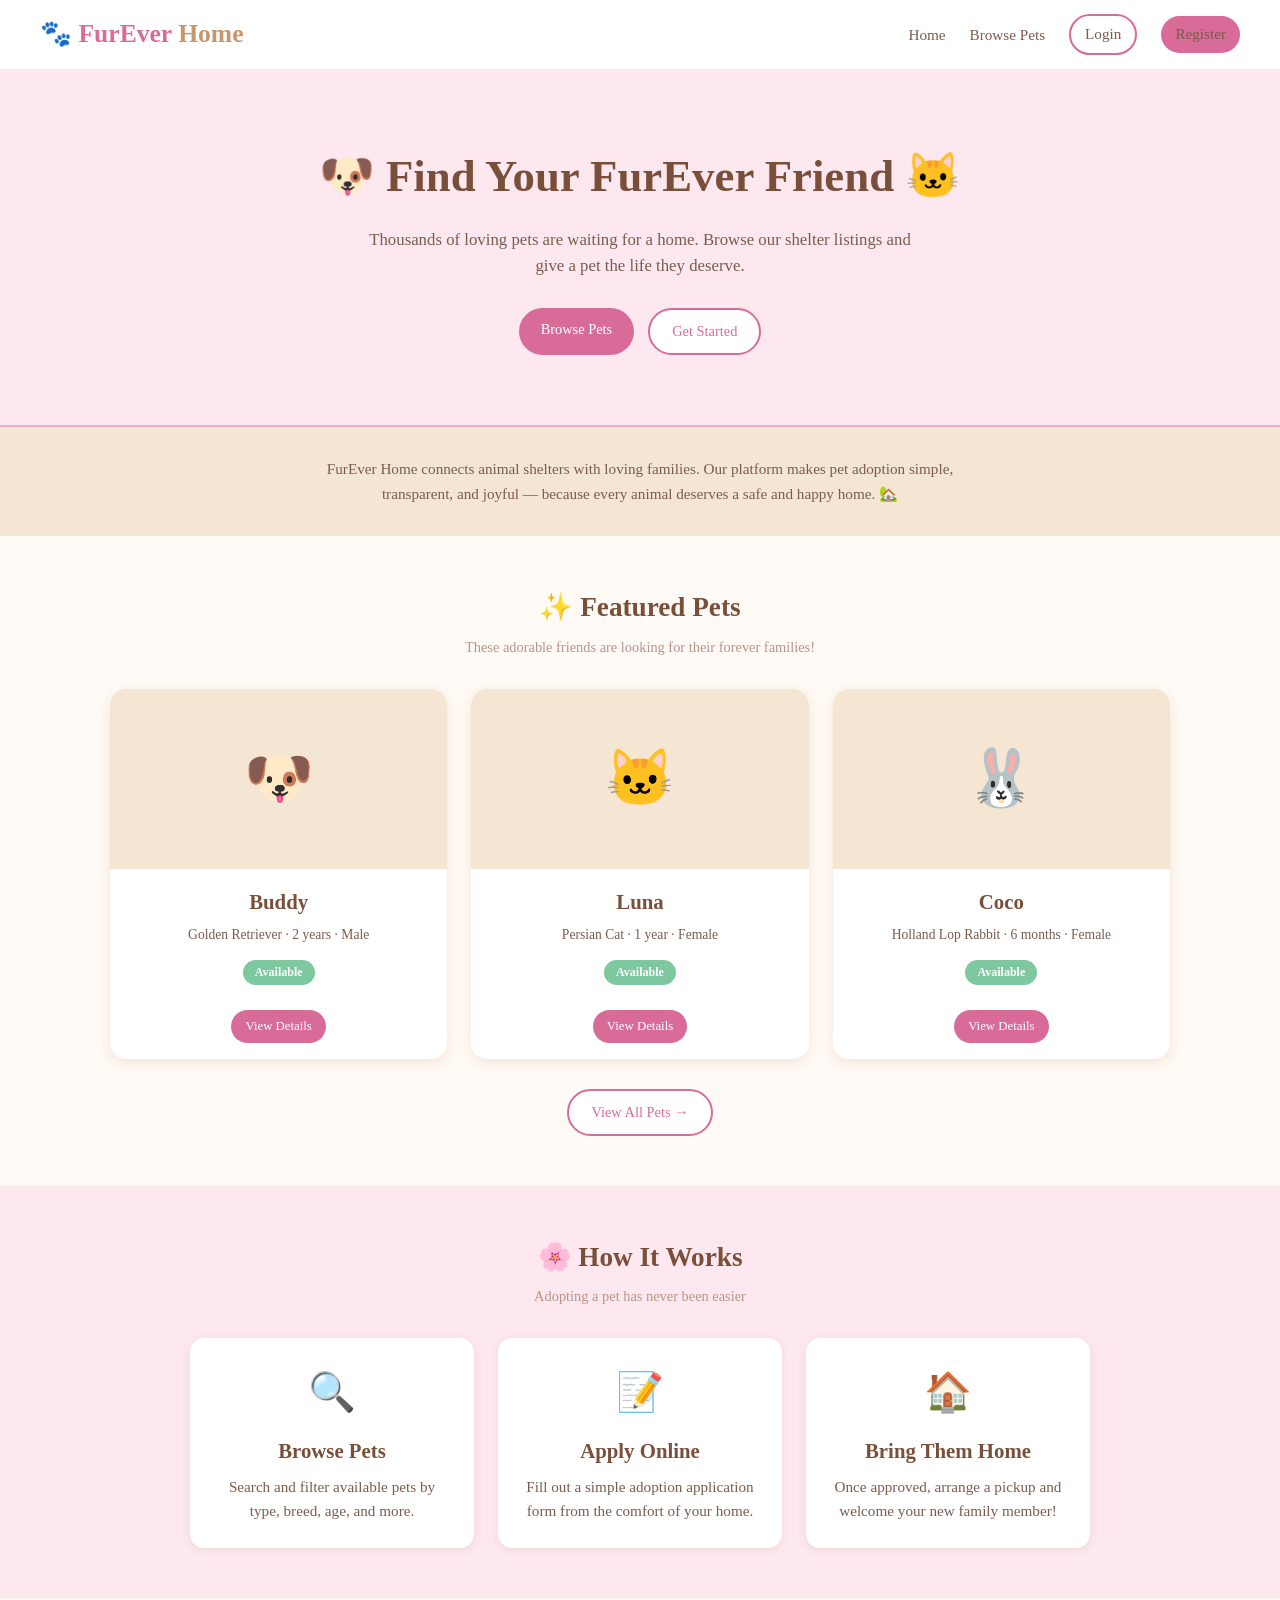
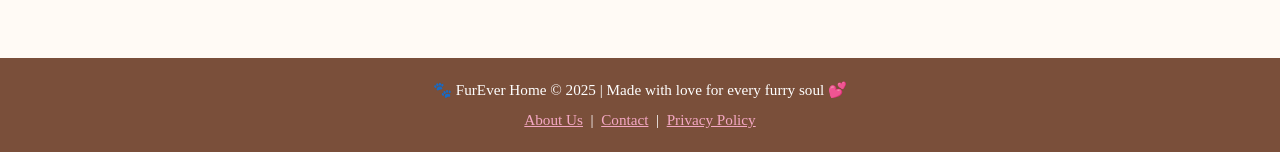
<file: index.html>
<!DOCTYPE html>
<html lang="en">
<head>
    <meta charset="UTF-8">
    <meta name="viewport" content="width=device-width, initial-scale=1.0">
    <title>FurEver Home - Find Your Perfect Pet</title>
    <link rel="stylesheet" href="css/style.css">
    <link rel="stylesheet" href="css/home.css">
</head>
<body>

    <!-- Navbar -->
    <nav class="navbar">
        <div class="logo">🐾 FurEver <span>Home</span></div>
        <ul class="nav-links">
            <li><a href="index.html">Home</a></li>
            <li><a href="browse-pets.html">Browse Pets</a></li>
            <li><a href="login.html" class="btn btn-secondary btn-small">Login</a></li>
            <li><a href="register.html" class="btn btn-primary btn-small">Register</a></li>
        </ul>
    </nav>

    <!-- Hero -->
    <section class="hero">
        <h1>🐶 Find Your FurEver Friend 🐱</h1>
        <p>Thousands of loving pets are waiting for a home. Browse our shelter listings and give a pet the life they deserve.</p>
        <div class="hero-buttons">
            <a href="browse-pets.html" class="btn btn-primary">Browse Pets</a>
            <a href="register.html" class="btn btn-secondary">Get Started</a>
        </div>
    </section>

    <!-- About strip -->
    <div class="about-strip">
        <p>
            FurEver Home connects animal shelters with loving families. 
            Our platform makes pet adoption simple, transparent, and joyful — 
            because every animal deserves a safe and happy home. 🏡
        </p>
    </div>

    <!-- Featured Pets -->
    <section class="featured-section">
        <div class="section-title">
            <h2>✨ Featured Pets</h2>
            <p>These adorable friends are looking for their forever families!</p>
        </div>

        <div class="grid-3">

            <div class="pet-card">
                <div class="pet-img">🐶</div>
                <div class="pet-info">
                    <h3>Buddy</h3>
                    <p>Golden Retriever · 2 years · Male</p>
                    <span class="badge badge-available">Available</span>
                    <br><br>
                    <a href="pet-details.html" class="btn btn-primary btn-small">View Details</a>
                </div>
            </div>

            <div class="pet-card">
                <div class="pet-img">🐱</div>
                <div class="pet-info">
                    <h3>Luna</h3>
                    <p>Persian Cat · 1 year · Female</p>
                    <span class="badge badge-available">Available</span>
                    <br><br>
                    <a href="pet-details.html" class="btn btn-primary btn-small">View Details</a>
                </div>
            </div>

            <div class="pet-card">
                <div class="pet-img">🐰</div>
                <div class="pet-info">
                    <h3>Coco</h3>
                    <p>Holland Lop Rabbit · 6 months · Female</p>
                    <span class="badge badge-available">Available</span>
                    <br><br>
                    <a href="pet-details.html" class="btn btn-primary btn-small">View Details</a>
                </div>
            </div>

        </div>

        <div style="text-align:center; margin-top: 30px;">
            <a href="browse-pets.html" class="btn btn-secondary">View All Pets →</a>
        </div>
    </section>

    <!-- How It Works -->
    <section class="how-it-works">
        <div class="section-title">
            <h2>🌸 How It Works</h2>
            <p>Adopting a pet has never been easier</p>
        </div>

        <div class="steps-grid">
            <div class="step-box">
                <div class="step-icon">🔍</div>
                <h3>Browse Pets</h3>
                <p>Search and filter available pets by type, breed, age, and more.</p>
            </div>
            <div class="step-box">
                <div class="step-icon">📝</div>
                <h3>Apply Online</h3>
                <p>Fill out a simple adoption application form from the comfort of your home.</p>
            </div>
            <div class="step-box">
                <div class="step-icon">🏠</div>
                <h3>Bring Them Home</h3>
                <p>Once approved, arrange a pickup and welcome your new family member!</p>
            </div>
        </div>
    </section>

    <!-- Footer -->
    <footer class="footer">
        <p>🐾 FurEver Home &copy; 2025 | Made with love for every furry soul 💕</p>
        <p style="margin-top:6px;">
            <a href="#">About Us</a> &nbsp;|&nbsp;
            <a href="#">Contact</a> &nbsp;|&nbsp;
            <a href="#">Privacy Policy</a>
        </p>
    </footer>

</body>
</html>
</file>
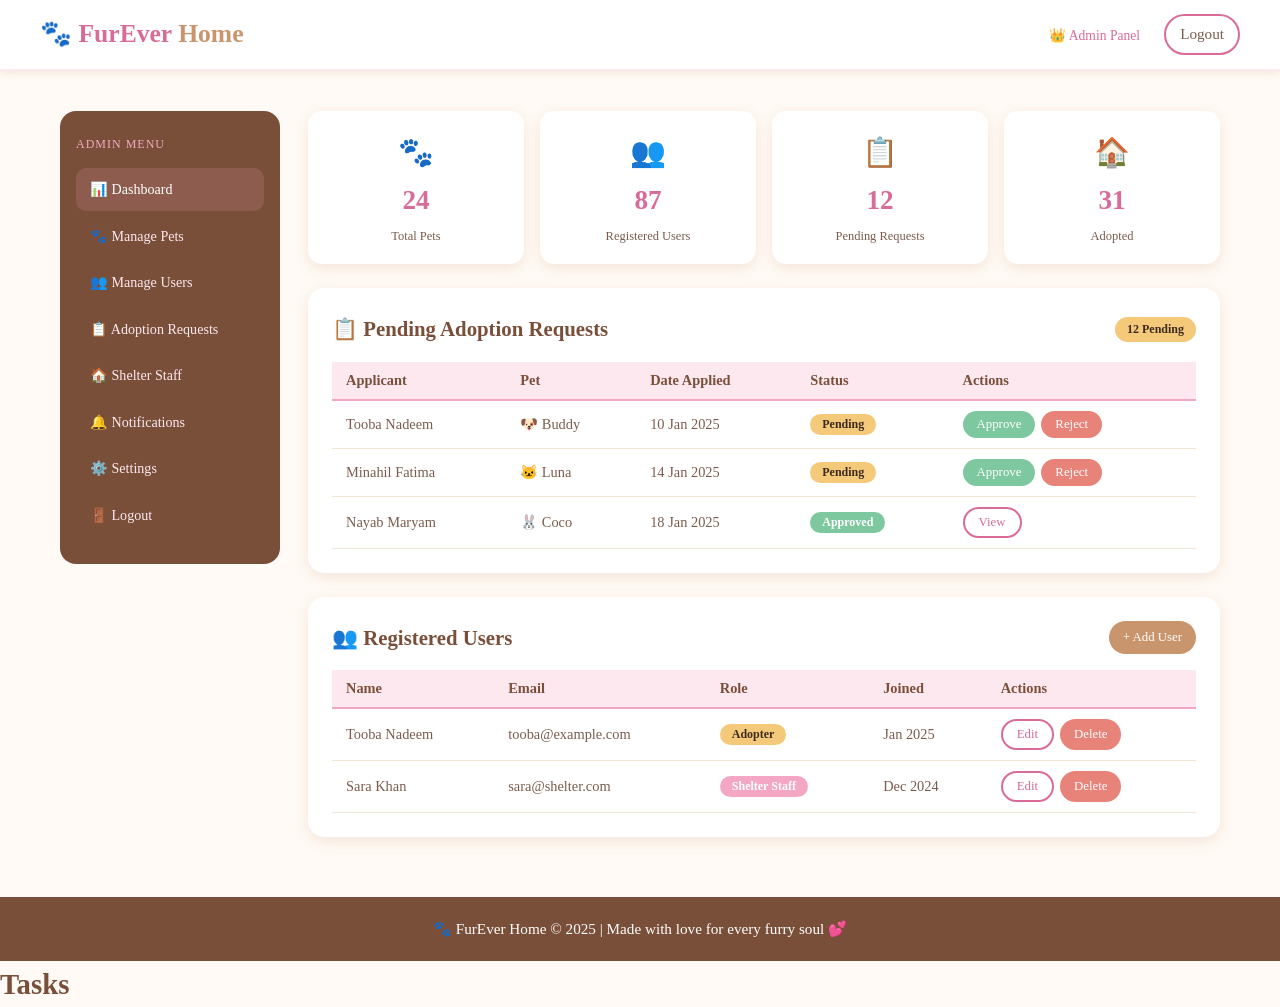
<file: admin-panel.html>
<script> 
    fetch("api/check_auth.php?role=admin") 
        .then(res=>res.text()) 
        .then(res=>{
            if(res=="unauthorized"){ 
                window.location = "login.html"; 
                } else {
            document.body.style.display = "block"; // ✅ only show if authorized
        }
    });
</script>

<!DOCTYPE html>
<html lang="en">
<head>
    <meta charset="UTF-8">
    <meta name="viewport" content="width=device-width, initial-scale=1.0">
    <title>FurEver Home - Admin Panel</title>
    <link rel="stylesheet" href="css/style.css">
    <link rel="stylesheet" href="css/admin.css">
</head>
<body>
    <!-- Navbar -->
    <nav class="navbar">
        <a href="index.html" class="logo">🐾 FurEver <span>Home</span></a>
        <ul class="nav-links">
            <li><span style="color: var(--pink-dark); font-size: 0.85rem;">👑 Admin Panel</span></li>
            <li><a href="#" onclick="logout()" class="btn btn-secondary btn-small">Logout</a></li>
        </ul>
    </nav>

    <div class="admin-layout">

        <!-- Admin Sidebar -->
        <aside class="admin-sidebar">
            <div class="admin-label">Admin Menu</div>
            <nav class="admin-sidebar-menu">
                <a href="admin-panel.html" class="active">📊 Dashboard</a>
                <a href="#">🐾 Manage Pets</a>
                <a href="#">👥 Manage Users</a>
                <a href="#">📋 Adoption Requests</a>
                <a href="shelter-dashboard.html">🏠 Shelter Staff</a>
                <a href="notifications.html">🔔 Notifications</a>
                <a href="#">⚙️ Settings</a>
                <a href="login.html">🚪 Logout</a>
            </nav>
        </aside>

        <!-- Main Panel -->
        <main class="admin-main">

            <!-- Stats -->
            <div class="admin-stats">
                <div class="admin-stat">
                    <div class="stat-icon">🐾</div>
                    <div class="stat-num">24</div>
                    <p>Total Pets</p>
                </div>
                <div class="admin-stat">
                    <div class="stat-icon">👥</div>
                    <div class="stat-num">87</div>
                    <p>Registered Users</p>
                </div>
                <div class="admin-stat">
                    <div class="stat-icon">📋</div>
                    <div class="stat-num">12</div>
                    <p>Pending Requests</p>
                </div>
                <div class="admin-stat">
                    <div class="stat-icon">🏠</div>
                    <div class="stat-num">31</div>
                    <p>Adopted</p>
                </div>
            </div>

            <!-- Adoption Requests -->
            <div class="section-box">
                <div class="section-box-header">
                    <h3>📋 Pending Adoption Requests</h3>
                    <span class="badge badge-pending">12 Pending</span>
                </div>
                <table class="data-table">
                    <thead>
                        <tr>
                            <th>Applicant</th>
                            <th>Pet</th>
                            <th>Date Applied</th>
                            <th>Status</th>
                            <th>Actions</th>
                        </tr>
                    </thead>
                    <tbody>
                        <tr>
                            <td>Tooba Nadeem</td>
                            <td>🐶 Buddy</td>
                            <td>10 Jan 2025</td>
                            <td><span class="badge badge-pending">Pending</span></td>
                            <td>
                                <div class="table-actions">
                                    <button class="btn btn-success btn-small">Approve</button>
                                    <button class="btn btn-danger btn-small">Reject</button>
                                </div>
                            </td>
                        </tr>
                        <tr>
                            <td>Minahil Fatima</td>
                            <td>🐱 Luna</td>
                            <td>14 Jan 2025</td>
                            <td><span class="badge badge-pending">Pending</span></td>
                            <td>
                                <div class="table-actions">
                                    <button class="btn btn-success btn-small">Approve</button>
                                    <button class="btn btn-danger btn-small">Reject</button>
                                </div>
                            </td>
                        </tr>
                        <tr>
                            <td>Nayab Maryam</td>
                            <td>🐰 Coco</td>
                            <td>18 Jan 2025</td>
                            <td><span class="badge badge-available">Approved</span></td>
                            <td>
                                <div class="table-actions">
                                    <button class="btn btn-secondary btn-small">View</button>
                                </div>
                            </td>
                        </tr>
                    </tbody>
                </table>
            </div>

            <!-- Manage Users -->
            <div class="section-box">
                <div class="section-box-header">
                    <h3>👥 Registered Users</h3>
                    <a href="#" class="btn btn-brown btn-small">+ Add User</a>
                </div>
                <table class="data-table">
                    <thead>
                        <tr>
                            <th>Name</th>
                            <th>Email</th>
                            <th>Role</th>
                            <th>Joined</th>
                            <th>Actions</th>
                        </tr>
                    </thead>
                    <tbody>
                        <tr>
                            <td>Tooba Nadeem</td>
                            <td>tooba@example.com</td>
                            <td><span class="badge badge-pending">Adopter</span></td>
                            <td>Jan 2025</td>
                            <td>
                                <div class="table-actions">
                                    <button class="btn btn-secondary btn-small">Edit</button>
                                    <button class="btn btn-danger btn-small">Delete</button>
                                </div>
                            </td>
                        </tr>
                        <tr>
                            <td>Sara Khan</td>
                            <td>sara@shelter.com</td>
                            <td><span class="badge badge-adopted">Shelter Staff</span></td>
                            <td>Dec 2024</td>
                            <td>
                                <div class="table-actions">
                                    <button class="btn btn-secondary btn-small">Edit</button>
                                    <button class="btn btn-danger btn-small">Delete</button>
                                </div>
                            </td>
                        </tr>
                    </tbody>
                </table>
            </div>

        </main>
    </div>

    <!-- Footer -->
    <footer class="footer">
        <p>🐾 FurEver Home &copy; 2025 | Made with love for every furry soul 💕</p>
    </footer>

<h2>Tasks</h2>
<script>
    function logout(){
        fetch("api/logout.php")
        .then(res => res.text())
        .then(() => {
            window.location = "login.html";
        });
    }
</script>
</body>
</html>
</file>
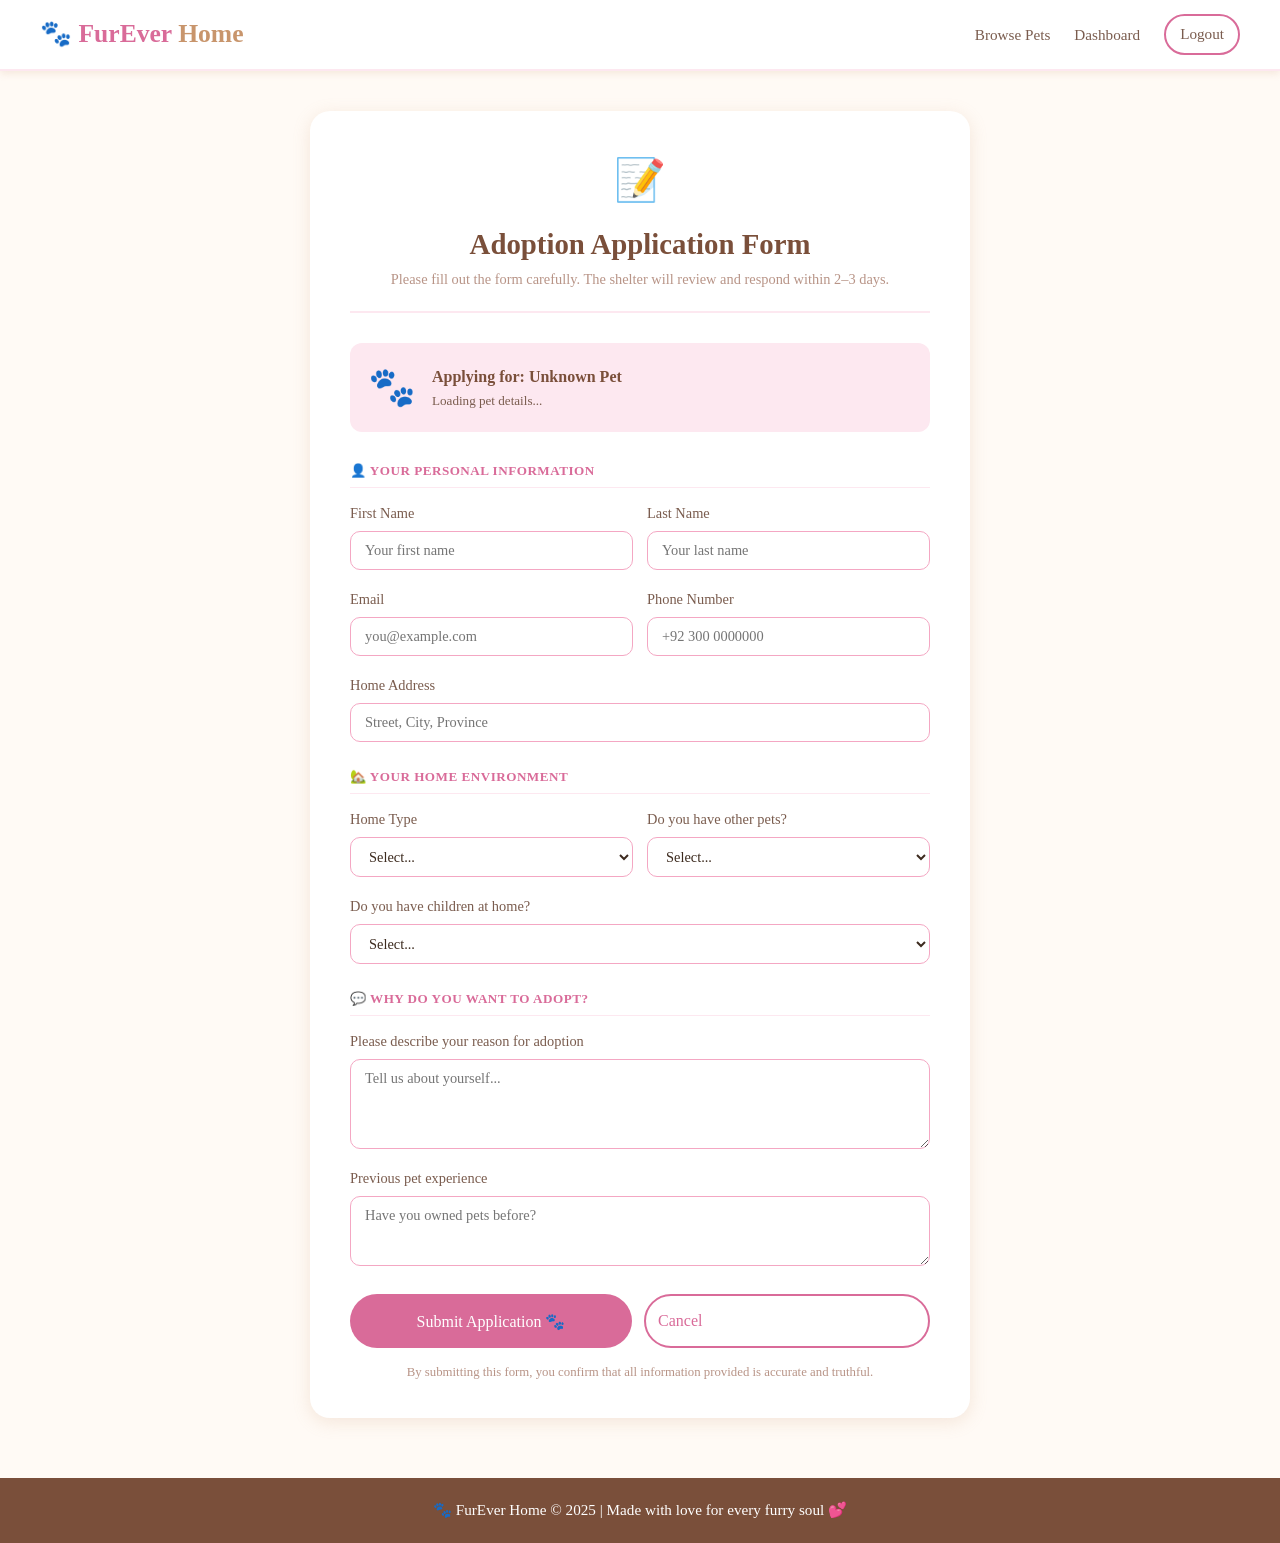
<file: adoption-application.html>
<script>
    fetch("api/check_auth.php?role=adopter")
        .then(res => res.text())
        .then(res => {
            if(res == "unauthorized"){
                window.location = "login.html";
            } else {
                document.body.style.display = "block";
            }
        });
</script>

<!DOCTYPE html>
<html lang="en">
<head>
    <meta charset="UTF-8">
    <meta name="viewport" content="width=device-width, initial-scale=1.0">
    <title>FurEver Home - Adoption Application</title>
    <link rel="stylesheet" href="css/style.css">
    <link rel="stylesheet" href="css/adoption.css">
</head>
<body>
    <!-- Navbar -->
    <nav class="navbar">
        <a href="index.html" class="logo">🐾 FurEver <span>Home</span></a>
        <ul class="nav-links">
            <li><a href="browse-pets.html">Browse Pets</a></li>
            <li><a href="user-dashboard.html">Dashboard</a></li>
            <li><a href="#" onclick="logout()" class="btn btn-secondary btn-small">Logout</a></li>
        </ul>
    </nav>

    <!-- Application Form -->
    <div class="application-wrapper">
        <div class="application-card">

            <div class="app-header">
                <div class="icon">📝</div>
                <h2>Adoption Application Form</h2>
                <p>Please fill out the form carefully. The shelter will review and respond within 2–3 days.</p>
            </div>

        <!-- Pet Summary — make it dynamic -->
        <div class="pet-summary">
            <div class="pet-emoji">🐾</div>
            <div>
                <h4>Applying for: <span id="pet-name-display">Loading...</span></h4>
                <p id="pet-info-display">Loading pet details...</p>
            </div>
        </div>

        <form id="applicationForm">

            <!-- Hidden pet fields — filled by JS -->
            <input type="hidden" id="pet_id"   name="pet_id">
            <input type="hidden" id="pet_name" name="pet_name">

            <!-- Alert -->
            <div id="app-alert" style="display:none; padding:10px 16px; border-radius:8px; margin-bottom:14px; font-weight:500;"></div>

            <!-- Personal Info -->
            <div class="section-label">👤 Your Personal Information</div>
            <div class="two-col">
                <div class="form-group">
                    <label>First Name</label>
                    <input type="text" name="first_name" placeholder="Your first name" required>
                </div>
                <div class="form-group">
                    <label>Last Name</label>
                    <input type="text" name="last_name" placeholder="Your last name" required>
                </div>
            </div>
            <div class="two-col">
                <div class="form-group">
                    <label>Email</label>
                    <input type="email" name="email" placeholder="you@example.com" required>
                </div>
                <div class="form-group">
                    <label>Phone Number</label>
                    <input type="tel" name="phone" placeholder="+92 300 0000000">
                </div>
            </div>
            <div class="form-group">
                <label>Home Address</label>
                <input type="text" name="address" placeholder="Street, City, Province">
            </div>

            <!-- Home Environment -->
            <div class="section-label">🏡 Your Home Environment</div>
            <div class="two-col">
                <div class="form-group">
                    <label>Home Type</label>
                    <select name="home_type">
                        <option value="">Select...</option>
                        <option>Apartment</option>
                        <option>House with Yard</option>
                        <option>House without Yard</option>
                        <option>Farm</option>
                    </select>
                </div>
                <div class="form-group">
                    <label>Do you have other pets?</label>
                    <select name="other_pets">
                        <option value="">Select...</option>
                        <option>No</option>
                        <option>Yes – Dogs</option>
                        <option>Yes – Cats</option>
                        <option>Yes – Multiple</option>
                    </select>
                </div>
            </div>
            <div class="form-group">
                <label>Do you have children at home?</label>
                <select name="children">
                    <option value="">Select...</option>
                    <option>No children</option>
                    <option>Children under 5</option>
                    <option>Children 5–12</option>
                    <option>Teenagers</option>
                </select>
            </div>

            <!-- Reason -->
            <div class="section-label">💬 Why Do You Want to Adopt?</div>
            <div class="form-group">
                <label>Please describe your reason for adoption</label>
                <textarea name="reason" placeholder="Tell us about yourself..."></textarea>
            </div>
            <div class="form-group">
                <label>Previous pet experience</label>
                <textarea name="experience" placeholder="Have you owned pets before?" style="min-height:70px;"></textarea>
            </div>

    <!-- Submit -->
    <div class="submit-row">
        <button type="submit" class="btn btn-primary" id="submitBtn">Submit Application 🐾</button>
        <a href="pet-details.html" class="btn btn-secondary">Cancel</a>
    </div>
</form>

            <p class="disclaimer">
                By submitting this form, you confirm that all information provided is accurate and truthful.
            </p>

        </div>
    </div>

    <!-- Footer -->
    <footer class="footer">
        <p>🐾 FurEver Home &copy; 2025 | Made with love for every furry soul 💕</p>
    </footer>
<script>
    function logout(){
        fetch("api/logout.php")
        .then(res => res.text())
        .then(() => {
            window.location = "login.html";
        });
    }
        // =====================
    // LOAD PET INFO FROM URL
    // =====================
    function loadPetFromURL() {
        const params = new URLSearchParams(window.location.search);

        const pet_id = params.get('pet_id');
        const name   = params.get('pet_name');
        const breed  = params.get('breed');
        const age    = params.get('age');
        const gender = params.get('gender');
        const staff  = params.get('staff');

        if (!pet_id) {
            document.getElementById('pet-name-display').textContent = 'Unknown Pet';
            return;
        }

        // Fill hidden fields
        document.getElementById('pet_id').value   = pet_id;
        document.getElementById('pet_name').value = name;

        // Fill pet summary display
        document.getElementById('pet-name-display').textContent = name || 'Unknown';
        document.getElementById('pet-info-display').textContent =
            `${breed || ''} · ${age || ''} · ${gender || ''} · Added by: ${staff || 'Shelter Staff'}`;
    }

    // =====================
    // SUBMIT APPLICATION
    // =====================
    function initApplication() {
        document.getElementById('applicationForm').addEventListener('submit', function(e) {
            e.preventDefault();

            const btn   = document.getElementById('submitBtn');
            const alert = document.getElementById('app-alert');

            btn.disabled    = true;
            btn.textContent = 'Submitting... ⏳';

            const formData = new FormData(this);

            fetch('api/add_application.php', {
                method: 'POST',
                body: formData
            })
            .then(res => res.json())
            .then(data => {
                if (data.status === 'success') {
                    showAlert(alert, '✅ ' + data.message, 'success');
                    document.getElementById('applicationForm').reset();

                    // Redirect to dashboard after 2 seconds
                    setTimeout(() => {
                        window.location = 'user-dashboard.html';
                    }, 2000);

                } else {
                    showAlert(alert, '❌ ' + data.message, 'error');
                    btn.disabled    = false;
                    btn.textContent = 'Submit Application 🐾';
                }
            })
            .catch(err => {
                showAlert(alert, '❌ Something went wrong. Please try again.', 'error');
                btn.disabled    = false;
                btn.textContent = 'Submit Application 🐾';
                console.error(err);
            });
        });
    }

    // =====================
    // HELPER — Show Alert
    // =====================
    function showAlert(el, message, type) {
        el.textContent      = message;
        el.style.display    = 'block';
        el.style.background = type === 'success' ? '#d4edda' : '#f8d7da';
        el.style.color      = type === 'success' ? '#155724' : '#721c24';
        el.style.border     = type === 'success' ? '1px solid #c3e6cb' : '1px solid #f5c6cb';
        setTimeout(() => { el.style.display = 'none'; }, 4000);
    }

    // =====================
    // INIT
    // =====================
    document.addEventListener('DOMContentLoaded', function() {
        loadPetFromURL();    // fill pet info from URL
        initApplication();  // setup form submit
    });
</script>
</body>
</html>
</file>
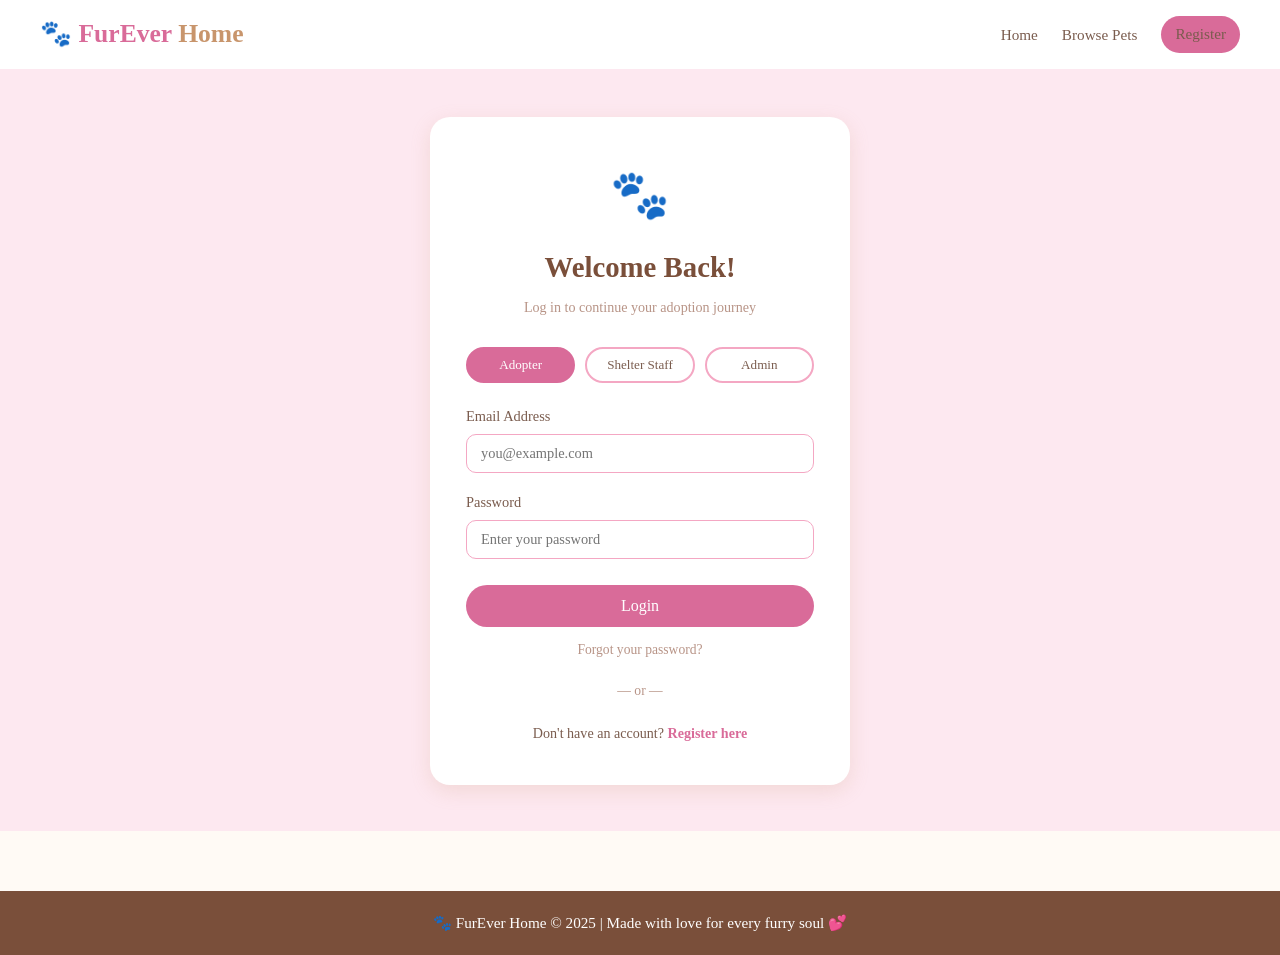
<file: login.html>
<!DOCTYPE html>
<html lang="en">
<head>
    <meta charset="UTF-8">
    <meta name="viewport" content="width=device-width, initial-scale=1.0">
    <title>FurEver Home - Login</title>
    <link rel="stylesheet" href="css/style.css">
    <link rel="stylesheet" href="css/login.css">
</head>
<body>
    <!-- Page Loader -->
    <div id="loader" class="loader-overlay" style="display:none;">
        <div class="loader-spinner"></div>
        <p class="loader-text">Loading... 🐾</p>
    </div>

    <!-- Navbar -->
    <nav class="navbar">
        <a href="index.html" class="logo">🐾 FurEver <span>Home</span></a>
        <ul class="nav-links">
            <li><a href="index.html">Home</a></li>
            <li><a href="browse-pets.html">Browse Pets</a></li>
            <li><a href="register.html" class="btn btn-primary btn-small">Register</a></li>
        </ul>
    </nav>

    <!-- Login Form -->
    <div class="login-wrapper">
        <div class="login-box">

            <div class="login-icon">🐾</div>
            <h2>Welcome Back!</h2>
            <p class="subtitle">Log in to continue your adoption journey</p>

            <!-- Role Selection -->
            <div class="role-selector">
                <button class="role-btn active">Adopter</button>
                <button class="role-btn">Shelter Staff</button>
                <button class="role-btn">Admin</button>
            </div>

            <form onsubmit="login(event)">
                <div class="form-group">
                    <label for="email">Email Address</label>
                    <input type="email" id="email" placeholder="you@example.com" required>
                </div>

                <div class="form-group">
                    <label for="password">Password</label>
                    <input type="password" id="password" placeholder="Enter your password" required>
                </div>

                <button type="submit" class="btn btn-primary">Login</button>

            </form>

            <a href="#" class="forgot-link">Forgot your password?</a>

            <div class="divider">— or —</div>

            <p class="register-prompt">
                Don't have an account? <a href="register.html">Register here</a>
            </p>

        </div>
    </div>

    <!-- Footer -->
    <footer class="footer">
        <p>🐾 FurEver Home &copy; 2025 | Made with love for every furry soul 💕</p>
    </footer>
<script>

let selectedRole = "adopter";

document.querySelectorAll(".role-btn").forEach(btn => {
    btn.addEventListener("click", function() {

        document.querySelectorAll(".role-btn").forEach(b => b.classList.remove("active"));
        this.classList.add("active");

        selectedRole = this.innerText.toLowerCase().replace(" ", "-");
    });
});

function login(event){
    event.preventDefault();

    let form = new FormData();

    form.append("email", document.getElementById("email").value);
    form.append("password", document.getElementById("password").value);
    form.append("role", selectedRole);

    fetch("api/login.php", {
        method: "POST",
        body: form
    })
    .then(res => res.text())
    .then(msg => {

        if(msg.trim() === "adopter"){
            document.getElementById("loader").style.display = "flex";
            setTimeout(() => { window.location = "user-dashboard.html"; }, 1500);
        }
        else if(msg.trim() === "shelter-staff"){
            document.getElementById("loader").style.display = "flex";
            setTimeout(() => { window.location = "shelter-dashboard.html"; }, 1500);
        }
        else if(msg.trim() === "admin"){
            document.getElementById("loader").style.display = "flex";
            setTimeout(() => { window.location = "admin-panel.html"; }, 1500);
        }
        else{
            alert("Invalid login");
        }

    });
}
</script>
</body>
</html>
</file>
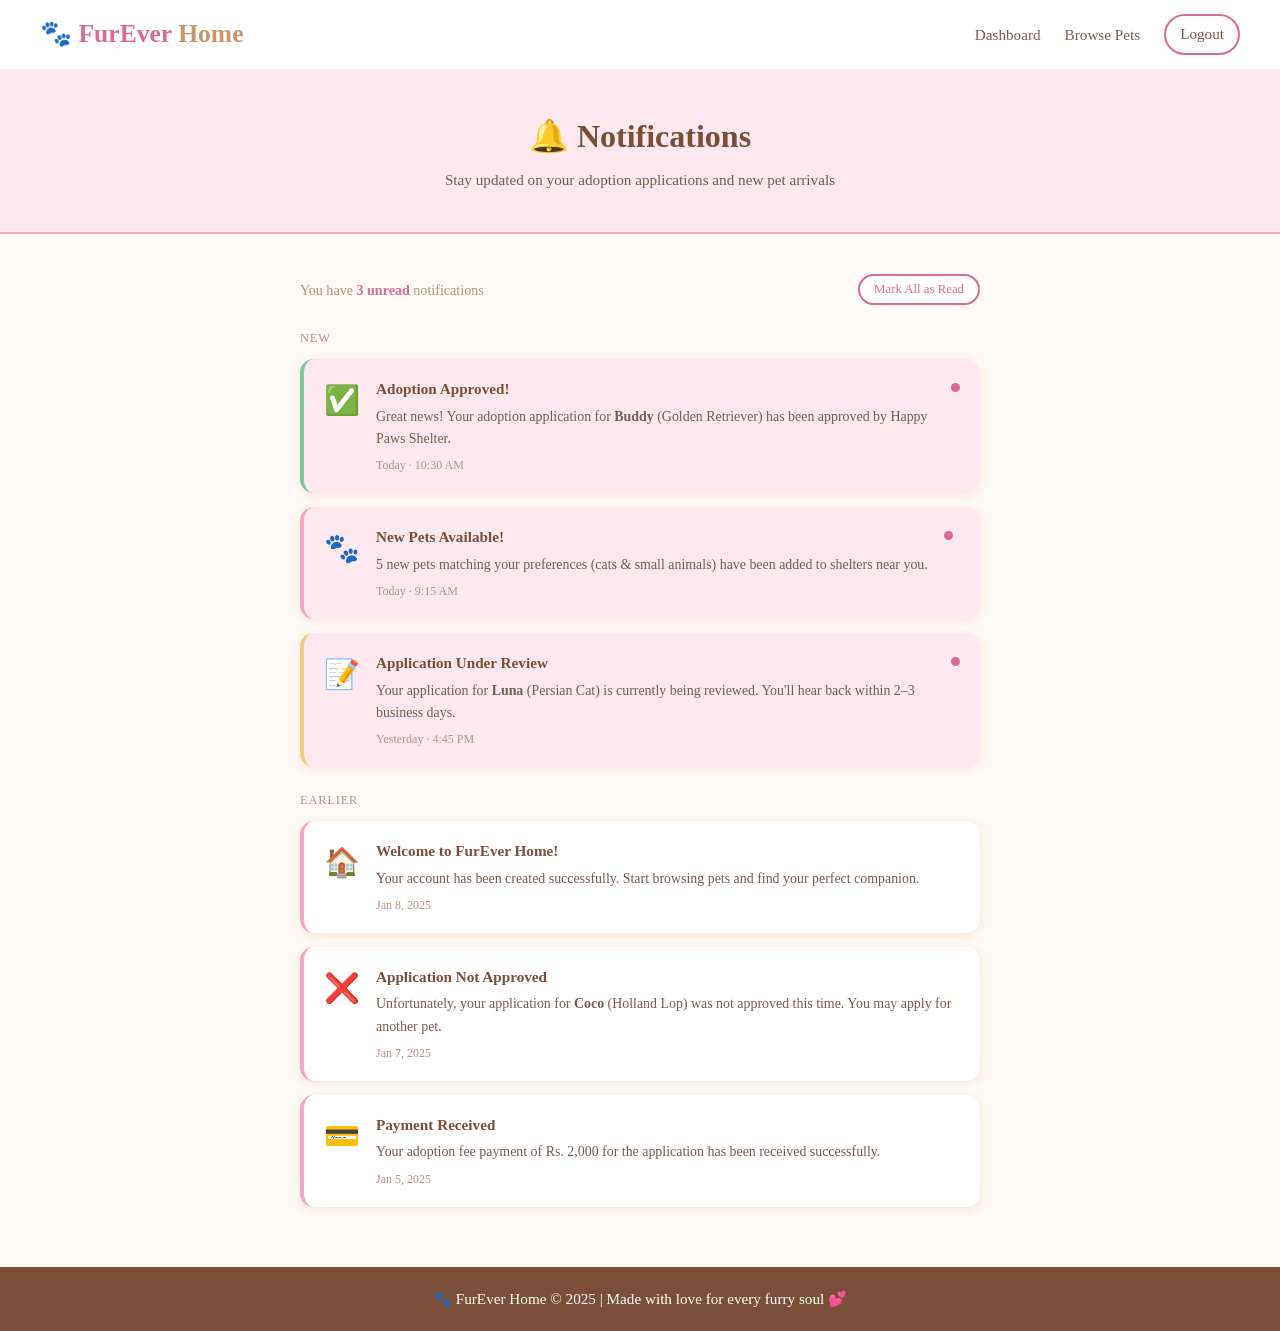
<file: notifications.html>
<script>
    fetch("api/check_auth.php")
        .then(res => res.text())
        .then(res => {
            if(res == "unauthorized"){
                window.location = "login.html";
            } else {
                document.body.style.display = "block";
            }
        });
</script>

<!DOCTYPE html>
<html lang="en">
<head>
    <meta charset="UTF-8">
    <meta name="viewport" content="width=device-width, initial-scale=1.0">
    <title>FurEver Home - Notifications</title>
    <link rel="stylesheet" href="css/style.css">
    <link rel="stylesheet" href="css/notifications.css">
</head>
<body>
    <!-- Navbar -->
    <nav class="navbar">
        <a href="index.html" class="logo">🐾 FurEver <span>Home</span></a>
        <ul class="nav-links">
            <li><a href="user-dashboard.html">Dashboard</a></li>
            <li><a href="browse-pets.html">Browse Pets</a></li>
            <li><a href="#" onclick="logout()" class="btn btn-secondary btn-small">Logout</a></li>
        </ul>
    </nav>

    <!-- Page Banner -->
    <div class="page-banner">
        <h1>🔔 Notifications</h1>
        <p>Stay updated on your adoption applications and new pet arrivals</p>
    </div>

    <div class="notif-wrapper">

        <!-- Header row -->
        <div class="notif-header">
            <p style="font-size: 0.88rem; color: var(--text-light);">You have <strong style="color: var(--pink-dark);">3 unread</strong> notifications</p>
            <button class="btn btn-secondary btn-small">Mark All as Read</button>
        </div>

        <!-- New Notifications -->
        <div class="notif-section-label">New</div>

        <div class="notif-card unread type-success">
            <div class="notif-emoji">✅</div>
            <div class="notif-body">
                <h4>Adoption Approved!</h4>
                <p>Great news! Your adoption application for <strong>Buddy</strong> (Golden Retriever) has been approved by Happy Paws Shelter.</p>
                <div class="notif-time">Today · 10:30 AM</div>
            </div>
            <div class="unread-dot"></div>
        </div>

        <div class="notif-card unread type-info">
            <div class="notif-emoji">🐾</div>
            <div class="notif-body">
                <h4>New Pets Available!</h4>
                <p>5 new pets matching your preferences (cats & small animals) have been added to shelters near you.</p>
                <div class="notif-time">Today · 9:15 AM</div>
            </div>
            <div class="unread-dot"></div>
        </div>

        <div class="notif-card unread type-warning">
            <div class="notif-emoji">📝</div>
            <div class="notif-body">
                <h4>Application Under Review</h4>
                <p>Your application for <strong>Luna</strong> (Persian Cat) is currently being reviewed. You'll hear back within 2–3 business days.</p>
                <div class="notif-time">Yesterday · 4:45 PM</div>
            </div>
            <div class="unread-dot"></div>
        </div>

        <!-- Older Notifications -->
        <div class="notif-section-label">Earlier</div>

        <div class="notif-card type-info">
            <div class="notif-emoji">🏠</div>
            <div class="notif-body">
                <h4>Welcome to FurEver Home!</h4>
                <p>Your account has been created successfully. Start browsing pets and find your perfect companion.</p>
                <div class="notif-time">Jan 8, 2025</div>
            </div>
        </div>

        <div class="notif-card">
            <div class="notif-emoji">❌</div>
            <div class="notif-body">
                <h4>Application Not Approved</h4>
                <p>Unfortunately, your application for <strong>Coco</strong> (Holland Lop) was not approved this time. You may apply for another pet.</p>
                <div class="notif-time">Jan 7, 2025</div>
            </div>
        </div>

        <div class="notif-card type-info">
            <div class="notif-emoji">💳</div>
            <div class="notif-body">
                <h4>Payment Received</h4>
                <p>Your adoption fee payment of Rs. 2,000 for the application has been received successfully.</p>
                <div class="notif-time">Jan 5, 2025</div>
            </div>
        </div>

    </div>

    <!-- Footer -->
    <footer class="footer">
        <p>🐾 FurEver Home &copy; 2025 | Made with love for every furry soul 💕</p>
    </footer>
<script>
    function logout(){
        fetch("api/logout.php")
        .then(res => res.text())
        .then(() => {
            window.location = "login.html";
        });
    }
</script>
</body>
</html>
</file>
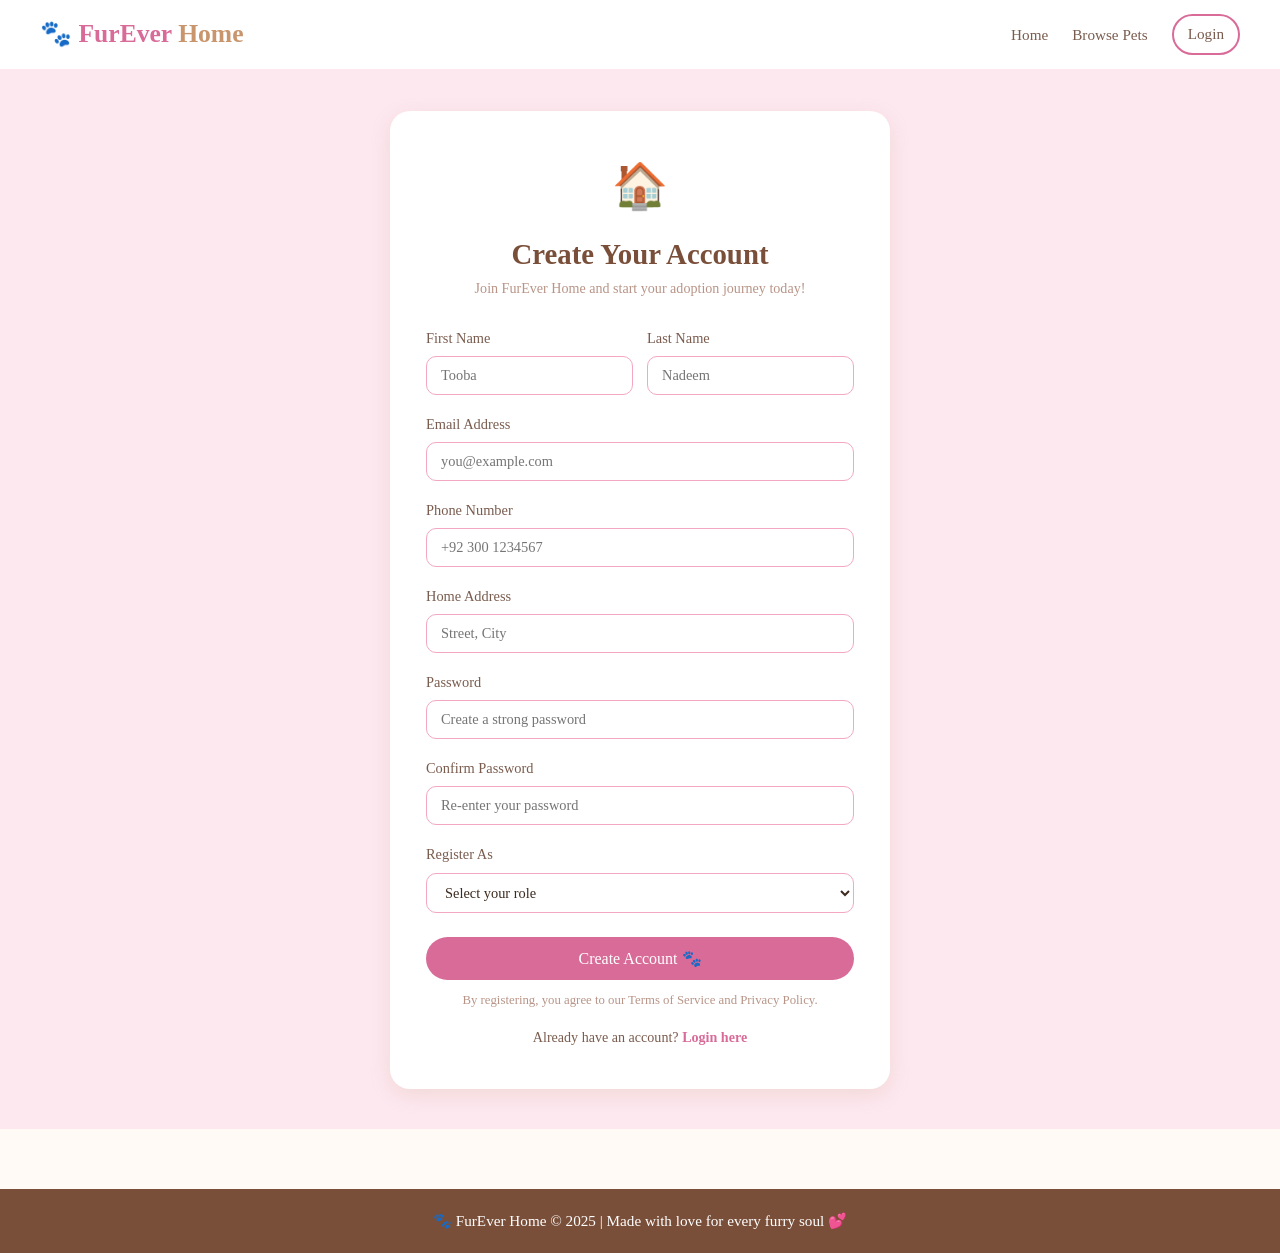
<file: register.html>
<!DOCTYPE html>
<html lang="en">
<head>
    <meta charset="UTF-8">
    <meta name="viewport" content="width=device-width, initial-scale=1.0">
    <title>FurEver Home - Register</title>
    <link rel="stylesheet" href="css/style.css">
    <link rel="stylesheet" href="css/register.css">
</head>
<body>

    <!-- Navbar -->
    <nav class="navbar">
        <a href="index.html" class="logo">🐾 FurEver <span>Home</span></a>
        <ul class="nav-links">
            <li><a href="index.html">Home</a></li>
            <li><a href="browse-pets.html">Browse Pets</a></li>
            <li><a href="login.html" class="btn btn-secondary btn-small">Login</a></li>
        </ul>
    </nav>

    <!-- Register Form -->
    <div class="register-wrapper">
        <div class="register-box">

            <div class="register-header">
                <div class="icon">🏠</div>
                <h2>Create Your Account</h2>
                <p>Join FurEver Home and start your adoption journey today!</p>
            </div>

            <form onsubmit="signup(event)">
                <div class="two-col">
                    <div class="form-group">
                        <label for="first-name">First Name</label>
                        <input type="text" id="first-name" placeholder="Tooba" required>
                    </div>
                    <div class="form-group">
                        <label for="last-name">Last Name</label>
                        <input type="text" id="last-name" placeholder="Nadeem" required>
                    </div>
                </div>

                <div class="form-group">
                    <label for="email">Email Address</label>
                    <input type="email" id="email" placeholder="you@example.com" required>
                </div>

                <div class="form-group">
                    <label for="phone">Phone Number</label>
                    <input type="tel" id="phone" placeholder="+92 300 1234567">
                </div>

                <div class="form-group">
                    <label for="address">Home Address</label>
                    <input type="text" id="address" placeholder="Street, City">
                </div>

                <div class="form-group">
                    <label for="password">Password</label>
                    <input type="password" id="password" placeholder="Create a strong password" required>
                </div>

                <div class="form-group">
                    <label for="confirm-password">Confirm Password</label>
                    <input type="password" id="confirm-password" placeholder="Re-enter your password" required>
                </div>

                <div class="form-group">
                    <label for="role">Register As</label>
                    <select id="role">
                        <option value="">Select your role</option>
                        <option value="adopter">Adopter</option>
                        <option value="shelter-staff">Shelter Staff</option>
                    </select>
                </div>

                <button type="submit" class="btn btn-primary">Create Account 🐾</button>

            </form>

            <p class="terms-note">By registering, you agree to our Terms of Service and Privacy Policy.</p>

            <p class="login-redirect">
                Already have an account? <a href="login.html">Login here</a>
            </p>

        </div>
    </div>

    <!-- Footer -->
    <footer class="footer">
        <p>🐾 FurEver Home &copy; 2025 | Made with love for every furry soul 💕</p>
    </footer>
<script>
function signup(event){
    event.preventDefault(); // ⛔ stops page reload

    let form = new FormData();

    form.append("email", document.getElementById("email").value);
    form.append("password", document.getElementById("password").value);
    form.append("fname", document.getElementById("first-name").value);
    form.append("lname", document.getElementById("last-name").value);
    form.append("phone", document.getElementById("phone").value);
    form.append("address", document.getElementById("address").value);
    form.append("role", document.getElementById("role").value);

    fetch("api/register.php", {
        method: "POST",
        body: form
    })
    .then(res => res.text())
    .then(msg => {
        if(msg.trim() === "success"){
            window.location = "login.html";
        } else {
            alert(msg);
        }
    });
}
</script>
</body>
</html>
</file>
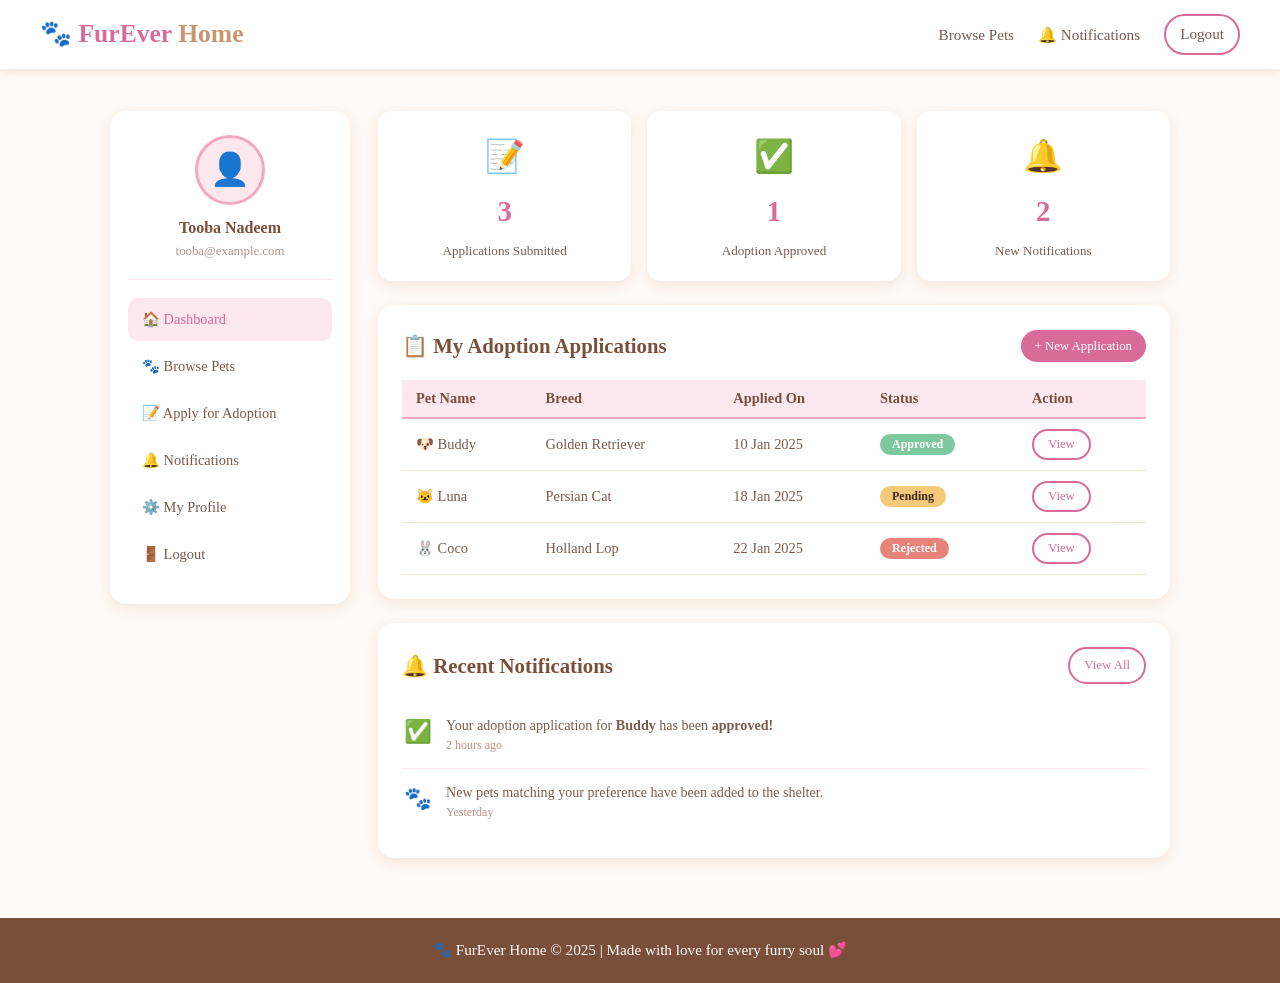
<file: user-dashboard.html>
<script>
    fetch("api/check_auth.php?role=adopter")
        .then(res => res.text())
        .then(res => {
            if(res == "unauthorized"){
                window.location = "login.html";
            } else {
                document.body.style.display = "block";
            }
        });
</script>

<!DOCTYPE html>
<html lang="en">
<head>
    <meta charset="UTF-8">
    <meta name="viewport" content="width=device-width, initial-scale=1.0">
    <title>FurEver Home - My Dashboard</title>
    <link rel="stylesheet" href="css/style.css">
    <link rel="stylesheet" href="css/user-dashboard.css">
</head>
<body>
    </div>
    <!-- Navbar -->
    <nav class="navbar">
        <a href="index.html" class="logo">🐾 FurEver <span>Home</span></a>
        <ul class="nav-links">
            <li><a href="browse-pets.html">Browse Pets</a></li>
            <li><a href="notifications.html">🔔 Notifications</a></li>
            <li><a href="#" onclick="logout()" class="btn btn-secondary btn-small">Logout</a></li>
        </ul>
    </nav>

    <!-- Dashboard Layout -->
    <div class="dashboard-layout">

        <!-- Sidebar -->
        <aside class="sidebar">
            <div class="profile-section">
                <div class="avatar">👤</div>
                <h3>Tooba Nadeem</h3>
                <p>tooba@example.com</p>
            </div>
            <nav class="sidebar-menu">
                <a href="user-dashboard.html" class="active">🏠 Dashboard</a>
                <a href="browse-pets.html">🐾 Browse Pets</a>
                <a href="adoption-application.html">📝 Apply for Adoption</a>
                <a href="notifications.html">🔔 Notifications</a>
                <a href="#">⚙️ My Profile</a>
                <a href="login.html">🚪 Logout</a>
            </nav>
        </aside>

        <!-- Main Content -->
        <main class="main-content">

            <!-- Stats -->
            <div class="stats-row">
                <div class="stat-card">
                    <div class="stat-icon">📝</div>
                    <div class="stat-number">3</div>
                    <p>Applications Submitted</p>
                </div>
                <div class="stat-card">
                    <div class="stat-icon">✅</div>
                    <div class="stat-number">1</div>
                    <p>Adoption Approved</p>
                </div>
                <div class="stat-card">
                    <div class="stat-icon">🔔</div>
                    <div class="stat-number">2</div>
                    <p>New Notifications</p>
                </div>
            </div>

            <!-- Applications Table -->
            <div class="section-box">
                <div class="section-box-header">
                    <h3>📋 My Adoption Applications</h3>
                    <a href="adoption-application.html" class="btn btn-primary btn-small">+ New Application</a>
                </div>
                <table class="data-table">
                    <thead>
                        <tr>
                            <th>Pet Name</th>
                            <th>Breed</th>
                            <th>Applied On</th>
                            <th>Status</th>
                            <th>Action</th>
                        </tr>
                    </thead>
                    <tbody>
                        <tr>
                            <td>🐶 Buddy</td>
                            <td>Golden Retriever</td>
                            <td>10 Jan 2025</td>
                            <td><span class="badge badge-available">Approved</span></td>
                            <td><a href="pet-details.html" class="btn btn-secondary btn-small">View</a></td>
                        </tr>
                        <tr>
                            <td>🐱 Luna</td>
                            <td>Persian Cat</td>
                            <td>18 Jan 2025</td>
                            <td><span class="badge badge-pending">Pending</span></td>
                            <td><a href="pet-details.html" class="btn btn-secondary btn-small">View</a></td>
                        </tr>
                        <tr>
                            <td>🐰 Coco</td>
                            <td>Holland Lop</td>
                            <td>22 Jan 2025</td>
                            <td><span class="badge badge-rejected">Rejected</span></td>
                            <td><a href="pet-details.html" class="btn btn-secondary btn-small">View</a></td>
                        </tr>
                    </tbody>
                </table>
            </div>

            <!-- Notifications preview -->
            <div class="section-box">
                <div class="section-box-header">
                    <h3>🔔 Recent Notifications</h3>
                    <a href="notifications.html" class="btn btn-secondary btn-small">View All</a>
                </div>
                <div class="notification-item">
                    <div class="notif-icon">✅</div>
                    <div class="notif-text">
                        <p>Your adoption application for <strong>Buddy</strong> has been <strong>approved!</strong></p>
                        <span class="notif-time">2 hours ago</span>
                    </div>
                </div>
                <div class="notification-item">
                    <div class="notif-icon">🐾</div>
                    <div class="notif-text">
                        <p>New pets matching your preference have been added to the shelter.</p>
                        <span class="notif-time">Yesterday</span>
                    </div>
                </div>
            </div>

        </main>
    </div>

    <!-- Footer -->
    <footer class="footer">
        <p>🐾 FurEver Home &copy; 2025 | Made with love for every furry soul 💕</p>
    </footer>
<script>
    function logout(){
        fetch("api/logout.php")
        .then(res => res.text())
        .then(() => {
            window.location = "login.html";
        });
    }
</script>
</body>
</html>
</file>
<file: css/style.css>
/* ============================================
   FurEver Home - Main Stylesheet
   Color Palette defined at top using variables
   ============================================ */

:root {
    --pink-light:    #fde8f0;
    --pink-main:     #f4a7c3;
    --pink-dark:     #d96b99;
    --cream:         #fffaf5;
    --brown-light:   #f5e6d3;
    --brown-main:    #c8956c;
    --brown-dark:    #7a4f3a;
    --text-dark:     #3d2b1f;
    --text-mid:      #7a5c4e;
    --text-light:    #b89487;
    --white:         #ffffff;
    --success:       #7ec8a0;
    --warning:       #f5c97a;
    --danger:        #e8837a;
    --shadow:        rgba(200, 149, 108, 0.2);
}

/* ============ PAGE LOADER ============ */

.loader-overlay {
    position: fixed;
    top: 0;
    left: 0;
    width: 100%;
    height: 100%;
    background-color: var(--cream);
    display: flex;
    flex-direction: column;
    align-items: center;
    justify-content: center;
    z-index: 9999;
}

.loader-spinner {
    width: 52px;
    height: 52px;
    border: 5px solid var(--pink-light);
    border-top: 5px solid var(--pink-dark);
    border-radius: 50%;
    animation: spin 0.9s linear infinite;
    margin-bottom: 16px;
}

.loader-text {
    color: var(--pink-dark);
    font-size: 0.95rem;
    font-family: Georgia, serif;
}

@keyframes spin {
    0%   { transform: rotate(0deg); }
    100% { transform: rotate(360deg); }
}


/* ============ RESET & BASE ============ */

* {
    margin: 0;
    padding: 0;
    box-sizing: border-box;
}

body {
    font-family: Georgia, 'Times New Roman', serif;
    background-color: var(--cream);
    color: var(--text-dark);
    line-height: 1.6;
}

a {
    text-decoration: none;
    color: inherit;
}

ul {
    list-style: none;
}

img {
    max-width: 100%;
    display: block;
}

/* ============ TYPOGRAPHY ============ */

h1, h2, h3, h4 {
    font-family: Georgia, serif;
    color: var(--brown-dark);
}

h1 { font-size: 2.4rem; }
h2 { font-size: 1.8rem; }
h3 { font-size: 1.3rem; }

p {
    color: var(--text-mid);
    font-size: 0.95rem;
}

/* ============ NAVBAR ============ */

.navbar {
    background-color: var(--white);
    padding: 14px 40px;
    display: flex;
    align-items: center;
    justify-content: space-between;
    border-bottom: 2px solid var(--pink-light);
    box-shadow: 0 2px 8px var(--shadow);
}

.navbar .logo {
    font-size: 1.6rem;
    font-weight: bold;
    color: var(--pink-dark);
    font-family: Georgia, serif;
}

.navbar .logo span {
    color: var(--brown-main);
}

.nav-links {
    display: flex;
    gap: 24px;
    align-items: center;
}

.nav-links a {
    color: var(--text-mid);
    font-size: 0.95rem;
    transition: color 0.2s;
}

.nav-links a:hover {
    color: var(--pink-dark);
}

/* ============ BUTTONS ============ */

.btn {
    display: inline-block;
    padding: 10px 22px;
    border-radius: 30px;
    border: none;
    cursor: pointer;
    font-size: 0.9rem;
    font-family: Georgia, serif;
    transition: background-color 0.2s, transform 0.1s;
}

.btn:hover {
    transform: translateY(-1px);
}

.btn-primary {
    background-color: var(--pink-dark);
    color: var(--white);
}

.btn-primary:hover {
    background-color: var(--brown-dark);
}

.btn-secondary {
    background-color: var(--white);
    color: var(--pink-dark);
    border: 2px solid var(--pink-dark);
}

.btn-secondary:hover {
    background-color: var(--pink-light);
}

.btn-brown {
    background-color: var(--brown-main);
    color: var(--white);
}

.btn-brown:hover {
    background-color: var(--brown-dark);
}

.btn-success {
    background-color: var(--success);
    color: var(--white);
}

.btn-danger {
    background-color: var(--danger);
    color: var(--white);
}

.btn-small {
    padding: 6px 14px;
    font-size: 0.8rem;
}

/* ============ FOOTER ============ */

.footer {
    background-color: var(--brown-dark);
    color: var(--white);
    text-align: center;
    padding: 20px 40px;
    font-size: 0.85rem;
    margin-top: 60px;
}
 
.footer p {
    color: var(--white);
}

.footer a {
    color: var(--pink-main);
    text-decoration: underline;
}

/* ============ FORM STYLES ============ */

.form-group {
    margin-bottom: 18px;
}

.form-group label {
    display: block;
    margin-bottom: 6px;
    font-size: 0.9rem;
    color: var(--text-mid);
}

.form-group input,
.form-group select,
.form-group textarea {
    width: 100%;
    padding: 10px 14px;
    border: 1.5px solid var(--pink-main);
    border-radius: 10px;
    font-size: 0.9rem;
    font-family: Georgia, serif;
    background-color: var(--white);
    color: var(--text-dark);
    outline: none;
    transition: border-color 0.2s;
}

.form-group input:focus,
.form-group select:focus,
.form-group textarea:focus {
    border-color: var(--pink-dark);
}

.form-group textarea {
    resize: vertical;
    min-height: 90px;
}

/* ============ PAGE WRAPPER ============ */

.page-wrapper {
    max-width: 1100px;
    margin: 0 auto;
    padding: 40px 20px;
}

/* ============ PAGE HEADER BANNER ============ */

.page-banner {
    background-color: var(--pink-light);
    text-align: center;
    padding: 40px 20px;
    border-bottom: 2px solid var(--pink-main);
}

.page-banner h1 {
    font-size: 2rem;
    color: var(--brown-dark);
}

.page-banner p {
    margin-top: 6px;
    color: var(--text-mid);
}

/* ============ CARD ============ */

.card {
    background-color: var(--white);
    border-radius: 16px;
    box-shadow: 0 4px 14px var(--shadow);
    overflow: hidden;
}

/* ============ STATUS BADGES ============ */

.badge {
    display: inline-block;
    padding: 3px 12px;
    border-radius: 20px;
    font-size: 0.75rem;
    font-weight: bold;
}

.badge-available  { background-color: var(--success);  color: var(--white); }
.badge-pending    { background-color: var(--warning);  color: var(--text-dark); }
.badge-adopted    { background-color: var(--pink-main); color: var(--white); }
.badge-rejected   { background-color: var(--danger);   color: var(--white); }

/* ============ TABLE ============ */

.data-table {
    width: 100%;
    border-collapse: collapse;
    font-size: 0.9rem;
}

.data-table th {
    background-color: var(--pink-light);
    color: var(--brown-dark);
    padding: 10px 14px;
    text-align: left;
    border-bottom: 2px solid var(--pink-main);
}

.data-table td {
    padding: 10px 14px;
    border-bottom: 1px solid var(--brown-light);
    color: var(--text-mid);
}

.data-table tr:hover {
    background-color: var(--pink-light);
}

/* ============ SECTION TITLE ============ */

.section-title {
    text-align: center;
    margin-bottom: 30px;
}

.section-title h2 {
    font-size: 1.7rem;
    color: var(--brown-dark);
}

.section-title p {
    margin-top: 6px;
    color: var(--text-light);
    font-size: 0.9rem;
}

/* ============ GRID LAYOUTS ============ */

.grid-3 {
    display: grid;
    grid-template-columns: repeat(3, 1fr);
    gap: 24px;
}

.grid-2 {
    display: grid;
    grid-template-columns: repeat(2, 1fr);
    gap: 24px;
}

/* ============ ALERT / INFO BOX ============ */

.alert {
    padding: 12px 18px;
    border-radius: 10px;
    font-size: 0.9rem;
    margin-bottom: 16px;
}

.alert-success { background-color: #d4edda; color: #2d6a4f; }
.alert-warning { background-color: #fff3cd; color: #856404; }
.alert-danger  { background-color: #f8d7da; color: #842029; }
.alert-info    { background-color: var(--pink-light); color: var(--brown-dark); }
</file>
<file: css/home.css>
/* ---- Hero Section ---- */
.hero {
    background-color: var(--pink-light);
    text-align: center;
    padding: 70px 20px;
    border-bottom: 2px solid var(--pink-main);
}

.hero h1 {
    font-size: 2.8rem;
    color: var(--brown-dark);
    margin-bottom: 14px;
}

.hero p {
    font-size: 1.05rem;
    max-width: 550px;
    margin: 0 auto 28px auto;
    color: var(--text-mid);
}

.hero-buttons {
    display: flex;
    gap: 14px;
    justify-content: center;
}

/* ---- About Strip ---- */
.about-strip {
    background-color: var(--brown-light);
    text-align: center;
    padding: 30px 20px;
}

.about-strip p {
    max-width: 700px;
    margin: 0 auto;
    font-size: 0.95rem;
    color: var(--text-mid);
}

/* ---- Featured Pets ---- */
.featured-section {
    padding: 50px 20px;
    max-width: 1100px;
    margin: 0 auto;
}

/* ---- Pet Card ---- */
.pet-card {
    background-color: var(--white);
    border-radius: 16px;
    box-shadow: 0 4px 14px var(--shadow);
    overflow: hidden;
    text-align: center;
}

.pet-card .pet-img {
    width: 100%;
    height: 180px;
    background-color: var(--brown-light);
    display: flex;
    align-items: center;
    justify-content: center;
    font-size: 3.5rem;
}

.pet-card .pet-info {
    padding: 16px;
}

.pet-card h3 {
    margin-bottom: 6px;
    color: var(--brown-dark);
}

.pet-card p {
    font-size: 0.85rem;
    margin-bottom: 12px;
}

/* ---- How It Works ---- */
.how-it-works {
    background-color: var(--pink-light);
    padding: 50px 20px;
    text-align: center;
}

.steps-grid {
    display: grid;
    grid-template-columns: repeat(3, 1fr);
    gap: 24px;
    max-width: 900px;
    margin: 30px auto 0 auto;
}

.step-box {
    background-color: var(--white);
    border-radius: 14px;
    padding: 24px;
    box-shadow: 0 2px 8px var(--shadow);
}

.step-icon {
    font-size: 2.4rem;
    margin-bottom: 10px;
}

.step-box h3 {
    margin-bottom: 8px;
}
</file>
<file: css/admin.css>
body { display: none; }  /* hide page until auth check passes */

.admin-layout {
    display: grid;
    grid-template-columns: 220px 1fr;
    gap: 28px;
    max-width: 1200px;
    margin: 40px auto;
    padding: 0 20px;
}

/* ---- Admin Sidebar ---- */
.admin-sidebar {
    background-color: var(--brown-dark);
    border-radius: 16px;
    padding: 24px 16px;
    color: var(--white);
    height: fit-content;
}

.admin-sidebar .admin-label {
    font-size: 0.75rem;
    text-transform: uppercase;
    letter-spacing: 1px;
    color: var(--pink-main);
    margin-bottom: 14px;
}

.admin-sidebar-menu a {
    display: block;
    padding: 10px 14px;
    border-radius: 10px;
    color: var(--pink-light);
    font-size: 0.88rem;
    margin-bottom: 4px;
    transition: background-color 0.2s;
}

.admin-sidebar-menu a:hover,
.admin-sidebar-menu a.active {
    background-color: rgba(244, 167, 195, 0.15);
    color: var(--white);
}

/* ---- Main Panel ---- */
.admin-main {
    display: flex;
    flex-direction: column;
    gap: 24px;
}

/* Stats */
.admin-stats {
    display: grid;
    grid-template-columns: repeat(4, 1fr);
    gap: 16px;
}

.admin-stat {
    background-color: var(--white);
    border-radius: 14px;
    padding: 18px 16px;
    text-align: center;
    box-shadow: 0 4px 14px var(--shadow);
}

.admin-stat .stat-icon { font-size: 1.8rem; }
.admin-stat .stat-num {
    font-size: 1.7rem;
    font-weight: bold;
    color: var(--pink-dark);
    margin: 4px 0;
}
.admin-stat p { font-size: 0.78rem; }

/* Section Box */
.section-box {
    background-color: var(--white);
    border-radius: 16px;
    padding: 24px;
    box-shadow: 0 4px 14px var(--shadow);
}

.section-box-header {
    display: flex;
    justify-content: space-between;
    align-items: center;
    margin-bottom: 16px;
}

.section-box-header h3 { color: var(--brown-dark); }

/* Action buttons in table */
.table-actions {
    display: flex;
    gap: 6px;
}
</file>
<file: css/adoption.css>
body {
     display: none; /* hide page until auth check passes */
}

.application-wrapper {
    max-width: 700px;
    margin: 40px auto;
    padding: 0 20px;
}

.application-card {
    background-color: var(--white);
    border-radius: 20px;
    padding: 36px 40px;
    box-shadow: 0 4px 18px var(--shadow);
}

.app-header {
    text-align: center;
    margin-bottom: 30px;
    padding-bottom: 20px;
    border-bottom: 2px solid var(--pink-light);
}

.app-header .icon { font-size: 2.6rem; margin-bottom: 8px; }
.app-header p { font-size: 0.9rem; color: var(--text-light); }

.pet-summary {
    display: flex;
    align-items: center;
    gap: 16px;
    background-color: var(--pink-light);
    border-radius: 12px;
    padding: 14px 18px;
    margin-bottom: 28px;
}

.pet-summary .pet-emoji { font-size: 2.4rem; }

.pet-summary h4 { font-size: 1rem; color: var(--brown-dark); }
.pet-summary p { font-size: 0.82rem; }

.section-label {
    font-size: 0.82rem;
    font-weight: bold;
    color: var(--pink-dark);
    text-transform: uppercase;
    letter-spacing: 0.5px;
    margin-bottom: 14px;
    margin-top: 24px;
    border-bottom: 1px solid var(--pink-light);
    padding-bottom: 6px;
}

.two-col {
    display: grid;
    grid-template-columns: 1fr 1fr;
    gap: 14px;
}

.submit-row {
    display: flex;
    gap: 12px;
    margin-top: 28px;
}

.submit-row .btn {
    flex: 1;
    padding: 12px;
    font-size: 1rem;
}

.disclaimer {
    font-size: 0.8rem;
    color: var(--text-light);
    text-align: center;
    margin-top: 14px;
}
</file>
<file: css/login.css>
.login-wrapper {
    min-height: calc(100vh - 140px);
    display: flex;
    align-items: center;
    justify-content: center;
    padding: 40px 20px;
    background-color: var(--pink-light);
}

.login-box {
    background-color: var(--white);
    border-radius: 20px;
    padding: 40px 36px;
    width: 100%;
    max-width: 420px;
    box-shadow: 0 6px 20px var(--shadow);
    text-align: center;
}

.login-box .login-icon {
    font-size: 3rem;
    margin-bottom: 10px;
}

.login-box h2 {
    margin-bottom: 6px;
}

.login-box .subtitle {
    font-size: 0.88rem;
    color: var(--text-light);
    margin-bottom: 28px;
}

.login-box .form-group {
    text-align: left;
}

.login-box .btn {
    width: 100%;
    margin-top: 8px;
    font-size: 1rem;
    padding: 12px;
}

.login-box .forgot-link {
    display: block;
    margin-top: 12px;
    font-size: 0.85rem;
    color: var(--text-light);
}

.login-box .forgot-link:hover {
    color: var(--pink-dark);
}

.divider {
    margin: 20px 0;
    font-size: 0.85rem;
    color: var(--text-light);
}

.register-prompt {
    margin-top: 18px;
    font-size: 0.88rem;
    color: var(--text-mid);
}

.register-prompt a {
    color: var(--pink-dark);
    font-weight: bold;
}

.role-selector {
    display: flex;
    gap: 10px;
    margin-bottom: 22px;
    justify-content: center;
}

.role-btn {
    flex: 1;
    padding: 8px 10px;
    border: 2px solid var(--pink-main);
    border-radius: 30px;
    background: transparent;
    cursor: pointer;
    font-size: 0.82rem;
    color: var(--text-mid);
    font-family: Georgia, serif;
    transition: all 0.2s;
}

.role-btn.active,
.role-btn:hover {
    background-color: var(--pink-dark);
    color: var(--white);
    border-color: var(--pink-dark);
}
</file>
<file: css/notifications.css>
body {
     display: none; /* hide page until auth check passes */
}

.notif-wrapper {
    max-width: 720px;
    margin: 40px auto;
    padding: 0 20px;
}

.notif-header {
    display: flex;
    justify-content: space-between;
    align-items: center;
    margin-bottom: 20px;
}

.notif-header h2 { color: var(--brown-dark); }

/* ---- Notification Item ---- */
.notif-card {
    background-color: var(--white);
    border-radius: 14px;
    padding: 18px 20px;
    margin-bottom: 14px;
    box-shadow: 0 2px 10px var(--shadow);
    display: flex;
    gap: 16px;
    align-items: flex-start;
    border-left: 4px solid var(--pink-main);
    transition: transform 0.1s;
}

.notif-card:hover {
    transform: translateX(3px);
}

.notif-card.unread {
    background-color: var(--pink-light);
    border-left-color: var(--pink-dark);
}

.notif-card.type-success { border-left-color: var(--success); }
.notif-card.type-warning { border-left-color: var(--warning); }
.notif-card.type-info    { border-left-color: var(--pink-main); }

.notif-emoji {
    font-size: 1.8rem;
    min-width: 36px;
    text-align: center;
}

.notif-body h4 {
    font-size: 0.95rem;
    color: var(--brown-dark);
    margin-bottom: 4px;
}

.notif-body p {
    font-size: 0.87rem;
    margin: 0;
}

.notif-time {
    font-size: 0.75rem;
    color: var(--text-light);
    margin-top: 6px;
}

.unread-dot {
    width: 9px;
    height: 9px;
    background-color: var(--pink-dark);
    border-radius: 50%;
    margin-top: 6px;
    flex-shrink: 0;
}

.notif-section-label {
    font-size: 0.78rem;
    text-transform: uppercase;
    letter-spacing: 0.8px;
    color: var(--text-light);
    margin: 24px 0 10px 0;
}

.empty-state {
    text-align: center;
    padding: 50px 20px;
    color: var(--text-light);
}

.empty-state .empty-icon { font-size: 3rem; margin-bottom: 12px; }
</file>
<file: css/register.css>
.register-wrapper {
    background-color: var(--pink-light);
    min-height: calc(100vh - 140px);
    display: flex;
    align-items: center;
    justify-content: center;
    padding: 40px 20px;
}

.register-box {
    background-color: var(--white);
    border-radius: 20px;
    padding: 40px 36px;
    width: 100%;
    max-width: 500px;
    box-shadow: 0 6px 20px var(--shadow);
}

.register-header {
    text-align: center;
    margin-bottom: 28px;
}

.register-header .icon {
    font-size: 2.8rem;
    margin-bottom: 8px;
}

.register-header p {
    font-size: 0.88rem;
    color: var(--text-light);
}

.two-col {
    display: grid;
    grid-template-columns: 1fr 1fr;
    gap: 14px;
}

.register-box .btn {
    width: 100%;
    padding: 12px;
    font-size: 1rem;
    margin-top: 6px;
}

.login-redirect {
    text-align: center;
    margin-top: 16px;
    font-size: 0.88rem;
    color: var(--text-mid);
}

.login-redirect a {
    color: var(--pink-dark);
    font-weight: bold;
}

.terms-note {
    font-size: 0.8rem;
    color: var(--text-light);
    text-align: center;
    margin-top: 10px;
}
</file>
<file: css/user-dashboard.css>
body {
     display: none; /* hide page until auth check passes */
}

.dashboard-layout {
    display: grid;
    grid-template-columns: 240px 1fr;
    gap: 28px;
    max-width: 1100px;
    margin: 40px auto;
    padding: 0 20px;
}

/* ---- Sidebar ---- */
.sidebar {
    background-color: var(--white);
    border-radius: 16px;
    padding: 24px 18px;
    box-shadow: 0 4px 14px var(--shadow);
    height: fit-content;
}

.profile-section {
    text-align: center;
    border-bottom: 1px solid var(--pink-light);
    padding-bottom: 18px;
    margin-bottom: 18px;
}

.avatar {
    width: 70px;
    height: 70px;
    border-radius: 50%;
    background-color: var(--pink-light);
    display: flex;
    align-items: center;
    justify-content: center;
    font-size: 2rem;
    margin: 0 auto 10px auto;
    border: 3px solid var(--pink-main);
}

.profile-section h3 {
    font-size: 1rem;
    color: var(--brown-dark);
}

.profile-section p {
    font-size: 0.8rem;
    color: var(--text-light);
}

.sidebar-menu a {
    display: block;
    padding: 10px 14px;
    border-radius: 10px;
    color: var(--text-mid);
    font-size: 0.9rem;
    margin-bottom: 4px;
    transition: background-color 0.2s;
}

.sidebar-menu a:hover,
.sidebar-menu a.active {
    background-color: var(--pink-light);
    color: var(--pink-dark);
}

/* ---- Main Content ---- */
.main-content {
    display: flex;
    flex-direction: column;
    gap: 24px;
}

/* Stats Row */
.stats-row {
    display: grid;
    grid-template-columns: repeat(3, 1fr);
    gap: 16px;
}

.stat-card {
    background-color: var(--white);
    border-radius: 14px;
    padding: 20px;
    text-align: center;
    box-shadow: 0 4px 14px var(--shadow);
}

.stat-card .stat-icon { font-size: 2rem; }
.stat-card .stat-number {
    font-size: 1.8rem;
    font-weight: bold;
    color: var(--pink-dark);
    margin: 6px 0;
}
.stat-card p { font-size: 0.82rem; }

/* Applications Table */
.section-box {
    background-color: var(--white);
    border-radius: 16px;
    padding: 24px;
    box-shadow: 0 4px 14px var(--shadow);
}

.section-box-header {
    display: flex;
    justify-content: space-between;
    align-items: center;
    margin-bottom: 18px;
}

.section-box-header h3 { color: var(--brown-dark); }

/* Notification items */
.notification-item {
    display: flex;
    align-items: flex-start;
    gap: 12px;
    padding: 12px 0;
    border-bottom: 1px solid var(--pink-light);
}

.notification-item:last-child { border-bottom: none; }

.notif-icon {
    font-size: 1.4rem;
    min-width: 32px;
    text-align: center;
}

.notif-text p { font-size: 0.88rem; margin: 0; }
.notif-time { font-size: 0.75rem; color: var(--text-light); }
</file>
